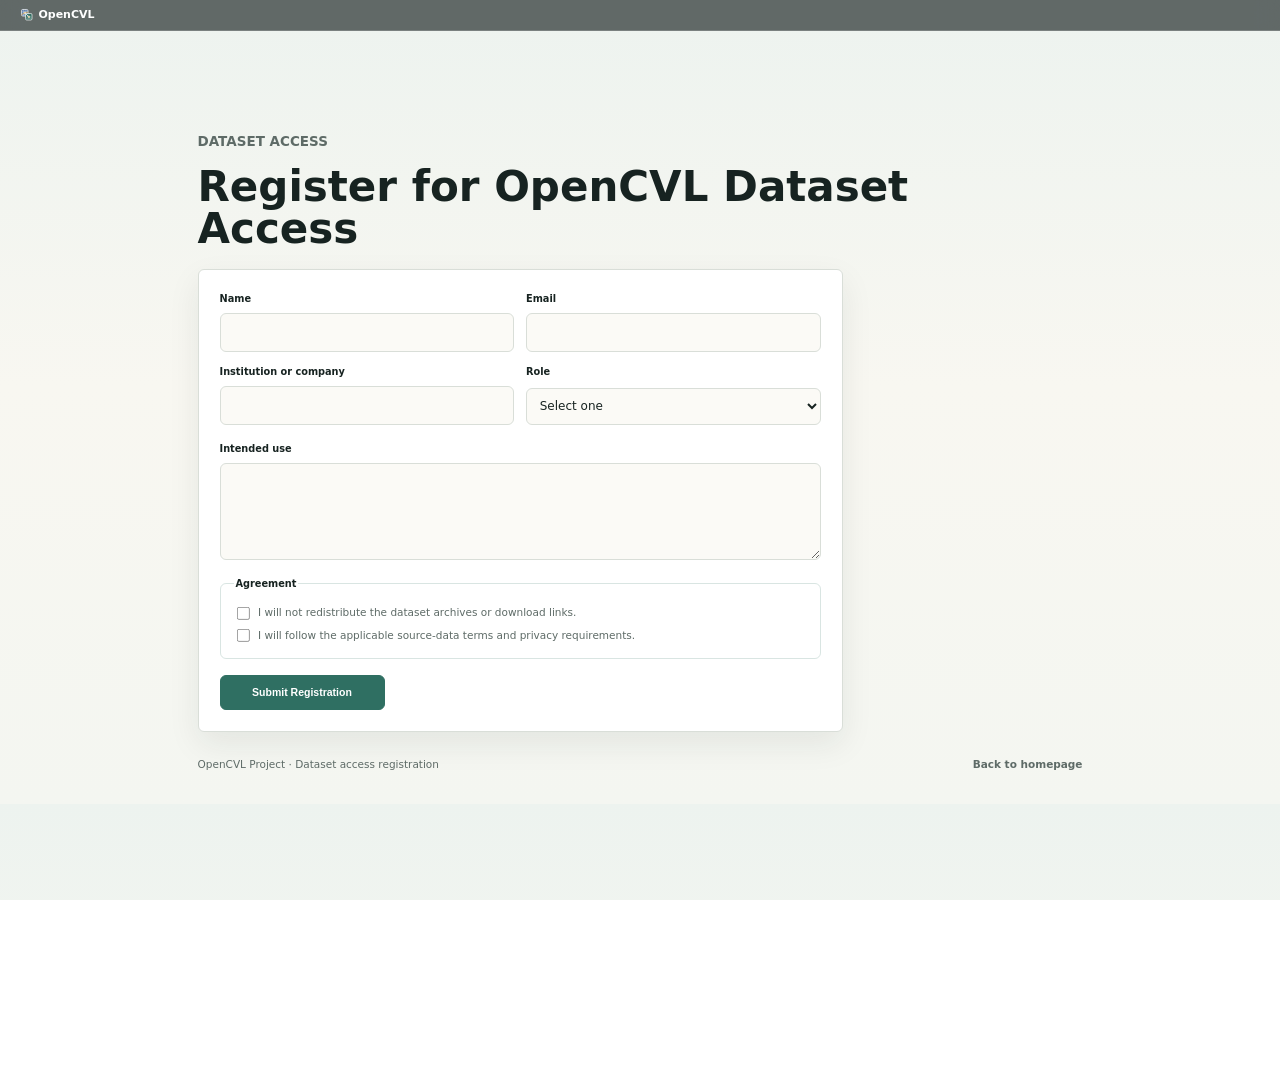
<file: access.html>
<!doctype html>
<html lang="en" class="homepage-scale">
  <head>
    <meta charset="utf-8">
    <meta name="viewport" content="width=device-width, initial-scale=1">
    <meta
      name="description"
      content="Register for OpenCVL full dataset access before continuing to release archives."
    >
    <title>OpenCVL Dataset Access Registration</title>
    <link rel="icon" href="assets/favicon.svg" type="image/svg+xml">
    <link rel="stylesheet" href="styles.css?v=page-scale-75-1">
  </head>
  <body class="download-page access-page">
    <header class="site-header" aria-label="Site header">
      <a class="brand" href="index.html" aria-label="OpenCVL homepage">
        <span class="brand-mark" aria-hidden="true">
          <svg viewBox="0 0 64 64" focusable="false">
            <rect class="logo-aerial" x="7" y="7" width="31" height="31" rx="6"></rect>
            <path class="logo-grid" d="M17 8v29M28 8v29M8 18h29M8 29h29"></path>
            <path class="logo-road" d="M8 32c8-7 15-10 29-12"></path>
            <rect class="logo-ground" x="26" y="26" width="31" height="31" rx="6"></rect>
            <path class="logo-horizon" d="M31 44c7-8 14-8 21 0M31 49h21"></path>
            <path class="logo-link" d="M23 23 42 42"></path>
            <circle class="logo-target" cx="23" cy="23" r="4"></circle>
            <circle class="logo-target" cx="42" cy="42" r="4"></circle>
          </svg>
        </span>
        <span>OpenCVL</span>
      </a>
    </header>

    <main class="download-main access-main">
      <section class="download-intro access-intro" aria-labelledby="access-title">
        <p class="eyebrow">Dataset Access</p>
        <h1 id="access-title">Register for OpenCVL Dataset Access</h1>
      </section>

      <section class="access-gate" data-access-gate aria-label="OpenCVL dataset registration">
        <form
          class="registration-form"
          action="https://docs.google.com/forms/d/e/1FAIpQLSe1JdnsJCciMjfxSVbBFXFThj63oH7a1QcviB4jW8YR4Uzozg/formResponse"
          method="POST"
          target="opencvl-registration-frame"
          data-registration-form
        >
          <div class="form-grid">
            <label>
              <span>Name</span>
              <input name="entry.142047404" type="text" autocomplete="name" required>
            </label>
            <label>
              <span>Email</span>
              <input name="entry.934796110" type="email" autocomplete="email" required>
            </label>
            <label>
              <span>Institution or company</span>
              <input name="entry.1842142439" type="text" autocomplete="organization" required>
            </label>
            <label>
              <span>Role</span>
              <select name="entry.1663997375" required>
                <option value="">Select one</option>
                <option>Student</option>
                <option>Researcher</option>
                <option>Engineer</option>
                <option>Faculty</option>
                <option>Other</option>
              </select>
            </label>
          </div>

          <label>
            <span>Intended use</span>
            <textarea name="entry.1600113948" rows="4" required></textarea>
          </label>

          <fieldset>
            <legend>Agreement</legend>
            <label><input type="checkbox" name="entry.616050900" value="Agreed" required> I will not redistribute the dataset archives or download links.</label>
            <label><input type="checkbox" name="entry.1956475062" value="Agreed" required> I will follow the applicable source-data terms and privacy requirements.</label>
          </fieldset>

          <button class="button button-primary" type="submit">Submit Registration</button>
        </form>
        <iframe
          class="registration-submit-frame"
          name="opencvl-registration-frame"
          title="OpenCVL registration submission"
          hidden
        ></iframe>
      </section>

      <section class="access-confirmation" data-access-confirmation hidden aria-live="polite">
        <p class="eyebrow">Registration Complete</p>
        <h2>You are registered for dataset access.</h2>
        <p>
          This browser remembers your registration, so you can return here and
          continue to the OpenCVL release archive selection page without filling
          the form again.
        </p>
        <div class="download-actions">
          <a class="button button-primary" href="download.html?v=download-buttons-1">Continue to Dataset Downloads</a>
          <button class="button button-secondary" type="button" data-reset-registration>Register Again</button>
        </div>
      </section>
    </main>

    <footer class="site-footer">
      <p>OpenCVL Project &middot; Dataset access registration</p>
      <a href="index.html">Back to homepage</a>
    </footer>

    <script src="script.js?v=google-registration-1"></script>
  </body>
</html>
</file>
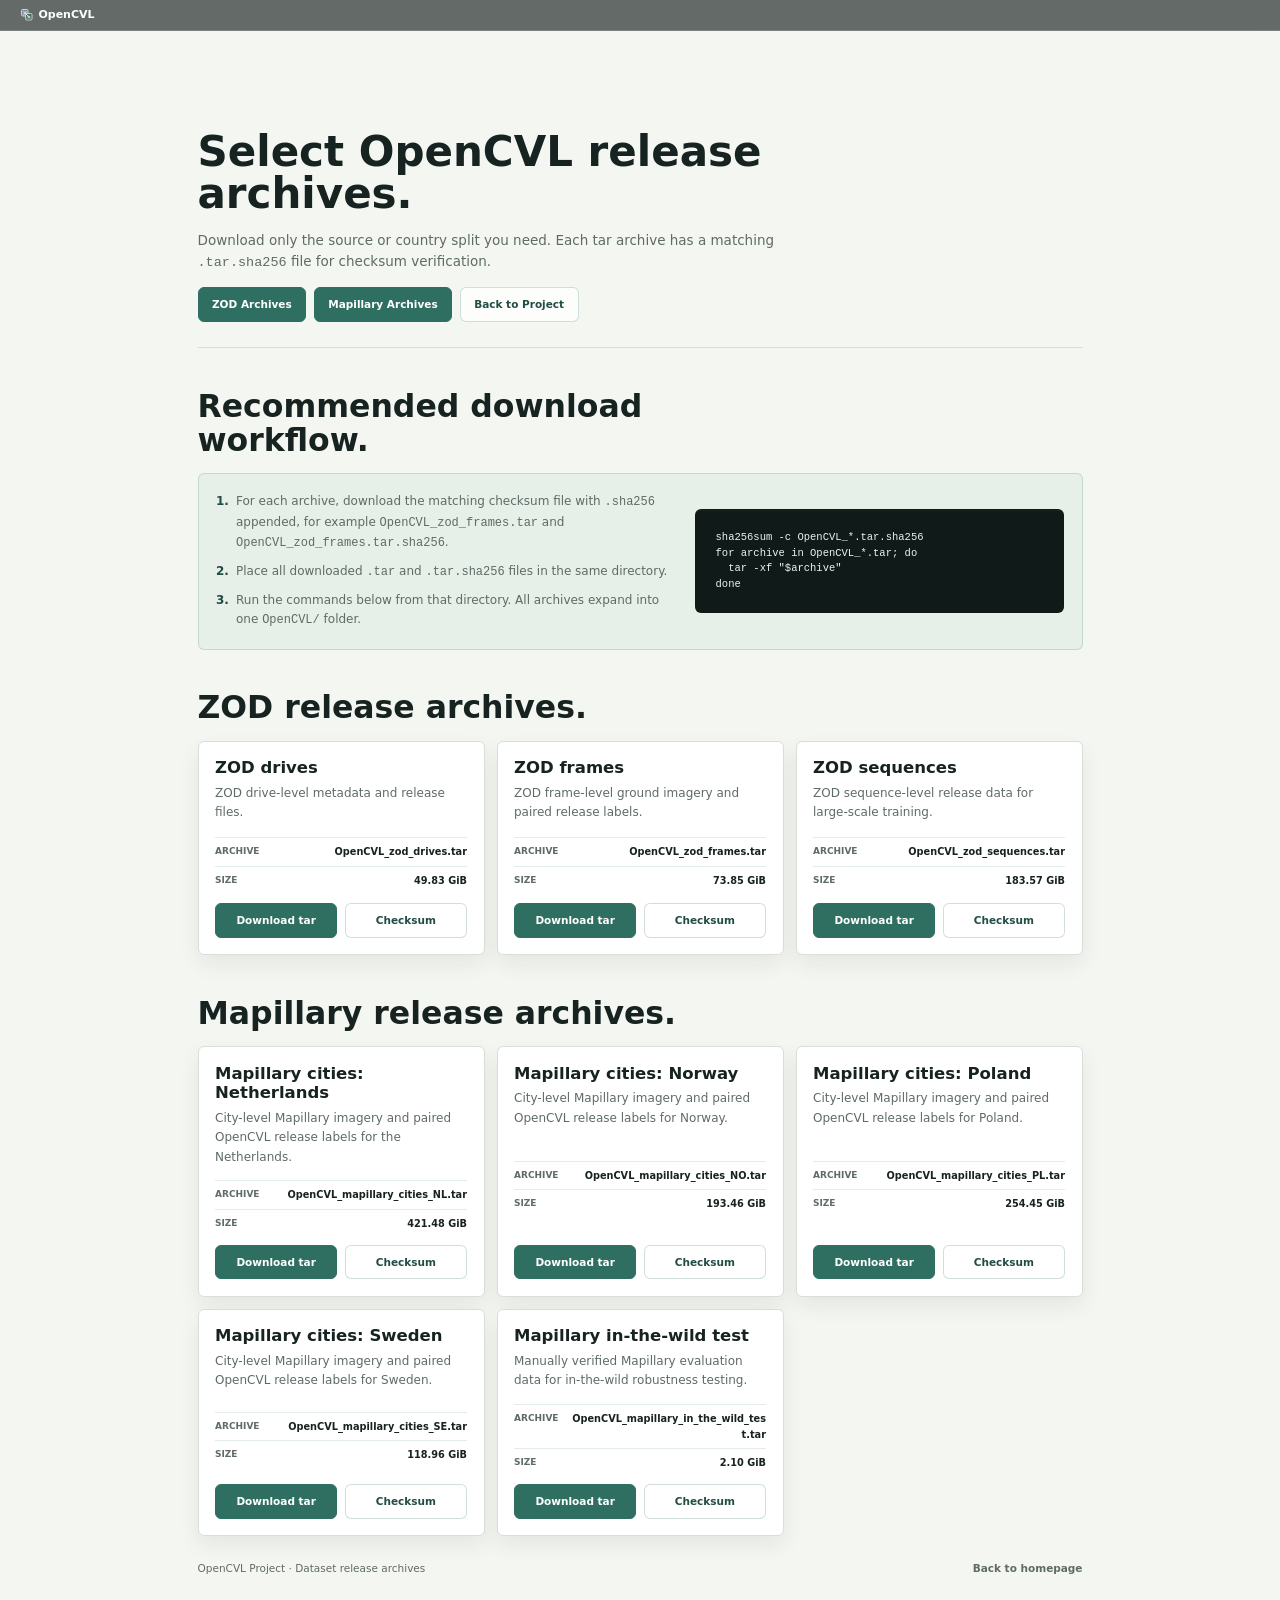
<file: download.html>
<!doctype html>
<html lang="en" class="homepage-scale">
  <head>
    <meta charset="utf-8">
    <meta name="viewport" content="width=device-width, initial-scale=1">
    <meta
      name="description"
      content="Download OpenCVL dataset release archives by source and country."
    >
    <title>OpenCVL Dataset Downloads</title>
    <link rel="icon" href="assets/favicon.svg" type="image/svg+xml">
    <link rel="stylesheet" href="styles.css?v=page-scale-75-2">
  </head>
  <body class="download-page">
    <header class="site-header" aria-label="Site header">
      <a class="brand" href="index.html" aria-label="OpenCVL homepage">
        <span class="brand-mark" aria-hidden="true">
          <svg viewBox="0 0 64 64" focusable="false">
            <rect class="logo-aerial" x="7" y="7" width="31" height="31" rx="6"></rect>
            <path class="logo-grid" d="M17 8v29M28 8v29M8 18h29M8 29h29"></path>
            <path class="logo-road" d="M8 32c8-7 15-10 29-12"></path>
            <rect class="logo-ground" x="26" y="26" width="31" height="31" rx="6"></rect>
            <path class="logo-horizon" d="M31 44c7-8 14-8 21 0M31 49h21"></path>
            <path class="logo-link" d="M23 23 42 42"></path>
            <circle class="logo-target" cx="23" cy="23" r="4"></circle>
            <circle class="logo-target" cx="42" cy="42" r="4"></circle>
          </svg>
        </span>
        <span>OpenCVL</span>
      </a>
    </header>

    <main class="download-main">
      <section class="download-intro" aria-labelledby="download-title">
        <h1 id="download-title">Select OpenCVL release archives.</h1>
        <p>
          Download only the source or country split you need. Each tar archive has
          a matching <code>.tar.sha256</code> file for checksum verification.
        </p>
        <div class="download-actions">
          <a class="button button-primary" href="#zod">ZOD Archives</a>
          <a class="button button-primary" href="#mapillary">Mapillary Archives</a>
          <a class="button button-secondary" href="index.html#access">Back to Project</a>
        </div>
      </section>

      <section class="download-section" aria-labelledby="how-to-download">
        <div class="download-section-heading">
          <h2 id="how-to-download">Recommended download workflow.</h2>
        </div>
        <div class="download-note">
          <ol>
            <li>For each archive, download the matching checksum file with <code>.sha256</code> appended, for example <code>OpenCVL_zod_frames.tar</code> and <code>OpenCVL_zod_frames.tar.sha256</code>.</li>
            <li>Place all downloaded <code>.tar</code> and <code>.tar.sha256</code> files in the same directory.</li>
            <li>Run the commands below from that directory. All archives expand into one <code>OpenCVL/</code> folder.</li>
          </ol>
          <pre><code>sha256sum -c OpenCVL_*.tar.sha256
for archive in OpenCVL_*.tar; do
  tar -xf "$archive"
done</code></pre>
        </div>
      </section>

      <section class="download-section" id="zod" aria-labelledby="zod-title">
        <div class="download-section-heading">
          <h2 id="zod-title">ZOD release archives.</h2>
        </div>
        <div class="download-grid">
          <article class="download-card">
            <div>
              <h3>ZOD drives</h3>
              <p>ZOD drive-level metadata and release files.</p>
            </div>
            <dl>
              <div>
                <dt>Archive</dt>
                <dd>OpenCVL_zod_drives.tar</dd>
              </div>
              <div>
                <dt>Size</dt>
                <dd>49.83 GiB</dd>
              </div>
            </dl>
            <div class="download-links">
              <a class="button button-primary" href="https://datasets.epfl.ch/uniworld/OpenCVL_release/OpenCVL_zod_drives.tar" target="_blank" rel="noopener">Download tar</a>
              <a class="button button-secondary" href="https://datasets.epfl.ch/uniworld/OpenCVL_release/OpenCVL_zod_drives.tar.sha256" target="_blank" rel="noopener">Checksum</a>
            </div>
          </article>
          <article class="download-card">
            <div>
              <h3>ZOD frames</h3>
              <p>ZOD frame-level ground imagery and paired release labels.</p>
            </div>
            <dl>
              <div>
                <dt>Archive</dt>
                <dd>OpenCVL_zod_frames.tar</dd>
              </div>
              <div>
                <dt>Size</dt>
                <dd>73.85 GiB</dd>
              </div>
            </dl>
            <div class="download-links">
              <a class="button button-primary" href="https://datasets.epfl.ch/uniworld/OpenCVL_release/OpenCVL_zod_frames.tar" target="_blank" rel="noopener">Download tar</a>
              <a class="button button-secondary" href="https://datasets.epfl.ch/uniworld/OpenCVL_release/OpenCVL_zod_frames.tar.sha256" target="_blank" rel="noopener">Checksum</a>
            </div>
          </article>
          <article class="download-card">
            <div>
              <h3>ZOD sequences</h3>
              <p>ZOD sequence-level release data for large-scale training.</p>
            </div>
            <dl>
              <div>
                <dt>Archive</dt>
                <dd>OpenCVL_zod_sequences.tar</dd>
              </div>
              <div>
                <dt>Size</dt>
                <dd>183.57 GiB</dd>
              </div>
            </dl>
            <div class="download-links">
              <a class="button button-primary" href="https://datasets.epfl.ch/uniworld/OpenCVL_release/OpenCVL_zod_sequences.tar" target="_blank" rel="noopener">Download tar</a>
              <a class="button button-secondary" href="https://datasets.epfl.ch/uniworld/OpenCVL_release/OpenCVL_zod_sequences.tar.sha256" target="_blank" rel="noopener">Checksum</a>
            </div>
          </article>
        </div>
      </section>

      <section class="download-section" id="mapillary" aria-labelledby="mapillary-title">
        <div class="download-section-heading">
          <h2 id="mapillary-title">Mapillary release archives.</h2>
        </div>
        <div class="download-grid">
          <article class="download-card">
            <div>
              <h3>Mapillary cities: Netherlands</h3>
              <p>City-level Mapillary imagery and paired OpenCVL release labels for the Netherlands.</p>
            </div>
            <dl>
              <div>
                <dt>Archive</dt>
                <dd>OpenCVL_mapillary_cities_NL.tar</dd>
              </div>
              <div>
                <dt>Size</dt>
                <dd>421.48 GiB</dd>
              </div>
            </dl>
            <div class="download-links">
              <a class="button button-primary" href="https://datasets.epfl.ch/uniworld/OpenCVL_release/OpenCVL_mapillary_cities_NL.tar" target="_blank" rel="noopener">Download tar</a>
              <a class="button button-secondary" href="https://datasets.epfl.ch/uniworld/OpenCVL_release/OpenCVL_mapillary_cities_NL.tar.sha256" target="_blank" rel="noopener">Checksum</a>
            </div>
          </article>
          <article class="download-card">
            <div>
              <h3>Mapillary cities: Norway</h3>
              <p>City-level Mapillary imagery and paired OpenCVL release labels for Norway.</p>
            </div>
            <dl>
              <div>
                <dt>Archive</dt>
                <dd>OpenCVL_mapillary_cities_NO.tar</dd>
              </div>
              <div>
                <dt>Size</dt>
                <dd>193.46 GiB</dd>
              </div>
            </dl>
            <div class="download-links">
              <a class="button button-primary" href="https://datasets.epfl.ch/uniworld/OpenCVL_release/OpenCVL_mapillary_cities_NO.tar" target="_blank" rel="noopener">Download tar</a>
              <a class="button button-secondary" href="https://datasets.epfl.ch/uniworld/OpenCVL_release/OpenCVL_mapillary_cities_NO.tar.sha256" target="_blank" rel="noopener">Checksum</a>
            </div>
          </article>
          <article class="download-card">
            <div>
              <h3>Mapillary cities: Poland</h3>
              <p>City-level Mapillary imagery and paired OpenCVL release labels for Poland.</p>
            </div>
            <dl>
              <div>
                <dt>Archive</dt>
                <dd>OpenCVL_mapillary_cities_PL.tar</dd>
              </div>
              <div>
                <dt>Size</dt>
                <dd>254.45 GiB</dd>
              </div>
            </dl>
            <div class="download-links">
              <a class="button button-primary" href="https://datasets.epfl.ch/uniworld/OpenCVL_release/OpenCVL_mapillary_cities_PL.tar" target="_blank" rel="noopener">Download tar</a>
              <a class="button button-secondary" href="https://datasets.epfl.ch/uniworld/OpenCVL_release/OpenCVL_mapillary_cities_PL.tar.sha256" target="_blank" rel="noopener">Checksum</a>
            </div>
          </article>
          <article class="download-card">
            <div>
              <h3>Mapillary cities: Sweden</h3>
              <p>City-level Mapillary imagery and paired OpenCVL release labels for Sweden.</p>
            </div>
            <dl>
              <div>
                <dt>Archive</dt>
                <dd>OpenCVL_mapillary_cities_SE.tar</dd>
              </div>
              <div>
                <dt>Size</dt>
                <dd>118.96 GiB</dd>
              </div>
            </dl>
            <div class="download-links">
              <a class="button button-primary" href="https://datasets.epfl.ch/uniworld/OpenCVL_release/OpenCVL_mapillary_cities_SE.tar" target="_blank" rel="noopener">Download tar</a>
              <a class="button button-secondary" href="https://datasets.epfl.ch/uniworld/OpenCVL_release/OpenCVL_mapillary_cities_SE.tar.sha256" target="_blank" rel="noopener">Checksum</a>
            </div>
          </article>
          <article class="download-card">
            <div>
              <h3>Mapillary in-the-wild test</h3>
              <p>Manually verified Mapillary evaluation data for in-the-wild robustness testing.</p>
            </div>
            <dl>
              <div>
                <dt>Archive</dt>
                <dd>OpenCVL_mapillary_in_the_wild_test.tar</dd>
              </div>
              <div>
                <dt>Size</dt>
                <dd>2.10 GiB</dd>
              </div>
            </dl>
            <div class="download-links">
              <a class="button button-primary" href="https://datasets.epfl.ch/uniworld/OpenCVL_release/OpenCVL_mapillary_in_the_wild_test.tar" target="_blank" rel="noopener">Download tar</a>
              <a class="button button-secondary" href="https://datasets.epfl.ch/uniworld/OpenCVL_release/OpenCVL_mapillary_in_the_wild_test.tar.sha256" target="_blank" rel="noopener">Checksum</a>
            </div>
          </article>
        </div>
      </section>
    </main>

    <footer class="site-footer">
      <p>OpenCVL Project &middot; Dataset release archives</p>
      <a href="index.html">Back to homepage</a>
    </footer>

    <script src="script.js?v=google-registration-1"></script>
  </body>
</html>
</file>
<file: styles.css>
:root {
  color-scheme: light;
  --ink: #172321;
  --muted: #5e6b67;
  --paper: #fbfaf6;
  --surface: #ffffff;
  --line: #d9ded8;
  --forest: #2f6f62;
  --forest-dark: #214d45;
  --water: #5c83bd;
  --gold: #d69b2f;
  --terra: #c76035;
  --shadow: 0 18px 48px rgba(23, 35, 33, 0.15);
}

* {
  box-sizing: border-box;
}

html {
  scroll-behavior: smooth;
}

body {
  margin: 0;
  background: var(--paper);
  color: var(--ink);
  font-family: Inter, ui-sans-serif, system-ui, -apple-system, BlinkMacSystemFont, "Segoe UI", sans-serif;
  font-size: 16px;
  line-height: 1.6;
}

@media (min-width: 941px) {
  html.homepage-scale {
    overflow-x: hidden;
  }

  html.homepage-scale body {
    zoom: 0.75;
  }

  html.homepage-scale .hero {
    min-height: 117.333333svh;
  }

  html.homepage-scale .visual-section {
    padding-inline: max(24px, calc((133.333333vw - 1180px) / 2));
  }
}

section[id] {
  scroll-margin-top: 96px;
}

img {
  display: block;
  max-width: 100%;
}

a {
  color: inherit;
}

button,
a {
  -webkit-tap-highlight-color: transparent;
}

.site-header {
  position: fixed;
  z-index: 20;
  top: 0;
  left: 0;
  right: 0;
  display: flex;
  align-items: center;
  justify-content: flex-start;
  padding: 12px 40px;
  color: #ffffff;
  background: rgba(18, 28, 27, 0.64);
  border-bottom: 1px solid rgba(255, 255, 255, 0.16);
  backdrop-filter: blur(14px);
}

.brand {
  display: inline-flex;
  align-items: center;
  gap: 10px;
  font-weight: 800;
  text-decoration: none;
}

.site-institutes {
  margin-left: auto;
  filter: drop-shadow(0 2px 8px rgba(0, 0, 0, 0.48));
}

.site-institutes img {
  display: block;
  width: auto;
  max-width: 58vw;
  height: auto;
  max-height: 46px;
  object-fit: contain;
}

.brand-mark {
  width: 27px;
  height: 27px;
  display: inline-flex;
  align-items: center;
  justify-content: center;
}

.brand-mark svg {
  width: 100%;
  height: 100%;
  overflow: visible;
}

.logo-aerial,
.logo-ground {
  stroke: rgba(255, 255, 255, 0.92);
  stroke-width: 3.4;
}

.logo-aerial {
  fill: rgba(92, 131, 189, 0.82);
}

.logo-ground {
  fill: rgba(47, 111, 98, 0.9);
}

.logo-grid,
.logo-horizon {
  fill: none;
  stroke: rgba(255, 255, 255, 0.58);
  stroke-linecap: round;
  stroke-width: 2.2;
}

.logo-road {
  fill: none;
  stroke: var(--gold);
  stroke-linecap: round;
  stroke-width: 3.2;
}

.logo-link {
  fill: none;
  stroke: #ffffff;
  stroke-linecap: round;
  stroke-width: 3.6;
}

.logo-target {
  fill: var(--gold);
  stroke: #ffffff;
  stroke-width: 2.8;
}

.hero {
  position: relative;
  isolation: isolate;
  overflow: hidden;
  min-height: 88svh;
  display: grid;
  align-content: end;
  gap: 40px;
  padding: 148px 40px 56px;
  color: #ffffff;
  background: url("assets/img/opencvl-country-aerial-background.jpg?v=4k-amsterdam-east-further-south") center / cover no-repeat;
}

.hero::after {
  content: "";
  position: absolute;
  z-index: 1;
  inset: 0;
  background: linear-gradient(90deg, rgba(10, 18, 17, 0.82) 0%, rgba(10, 18, 17, 0.62) 36%, rgba(10, 18, 17, 0.34) 72%, rgba(10, 18, 17, 0.18) 100%);
  pointer-events: none;
}

.hero-ground-samples {
  position: absolute;
  z-index: 2;
  left: 50%;
  top: 50%;
  width: 100%;
  aspect-ratio: 16 / 9;
  transform: translate(-50%, -50%);
  pointer-events: none;
}

.hero-location-lines {
  position: absolute;
  inset: 0;
  width: 100%;
  height: 100%;
  overflow: visible;
}

.location-line {
  stroke: rgba(241, 255, 250, 0.78);
  stroke-width: 1.4px;
  stroke-linecap: round;
  vector-effect: non-scaling-stroke;
  filter: drop-shadow(0 2px 5px rgba(0, 0, 0, 0.6));
}

.location-dot {
  fill: #f4fff9;
  stroke: rgba(17, 34, 31, 0.78);
  stroke-width: 1.2px;
  vector-effect: non-scaling-stroke;
  filter: drop-shadow(0 2px 5px rgba(0, 0, 0, 0.5));
}

.ground-sample {
  position: absolute;
  left: var(--x);
  top: var(--y);
  width: clamp(92px, 9.6vw, 168px);
  margin: 0;
  opacity: 0;
  transform: translate(-50%, -50%) rotate(var(--r));
  animation: ground-sample-in 560ms ease forwards;
  animation-delay: var(--d);
  filter: saturate(0.94) contrast(1.02) brightness(0.86);
}

.ground-sample img {
  width: 100%;
  aspect-ratio: 4 / 3;
  object-fit: cover;
  border: 2px solid rgba(255, 255, 255, 0.74);
  border-radius: 6px;
  box-shadow: 0 16px 32px rgba(0, 0, 0, 0.36);
}

.ground-sample::after {
  content: "";
  position: absolute;
  inset: 2px;
  border-radius: 4px;
  box-shadow: inset 0 -24px 42px rgba(0, 0, 0, 0.18);
}

@keyframes ground-sample-in {
  from {
    opacity: 0;
    transform: translate(-50%, calc(-50% + 8px)) rotate(var(--r));
  }

  to {
    opacity: 0.78;
    transform: translate(-50%, -50%) rotate(var(--r));
  }
}

.hero-copy,
.hero-stats,
.section,
.site-footer {
  width: min(1180px, calc(100vw - 48px));
  margin-inline: auto;
}

.hero-copy {
  position: relative;
  z-index: 3;
  width: min(1500px, calc(100vw - 72px));
  margin: 0 auto;
  display: grid;
  justify-items: center;
  text-align: center;
  text-shadow: 0 3px 16px rgba(0, 0, 0, 0.58), 0 1px 2px rgba(0, 0, 0, 0.5);
  transform: translateY(-58px);
}

.eyebrow {
  margin: 0 0 12px;
  color: var(--forest);
  font-size: 12px;
  font-weight: 900;
  letter-spacing: 0;
  text-transform: uppercase;
}

.hero .eyebrow {
  color: #cce2dc;
}

h1,
h2,
h3,
p {
  margin-top: 0;
}

h1 {
  max-width: 1500px;
  margin-inline: auto;
  margin-bottom: 22px;
  font-size: 52px;
  line-height: 1.06;
  letter-spacing: 0;
}

.hero-title-line {
  display: block;
  white-space: nowrap;
}

h2 {
  margin-bottom: 18px;
  font-size: 42px;
  line-height: 1.08;
  letter-spacing: 0;
}

h3 {
  margin-bottom: 10px;
  font-size: 22px;
  line-height: 1.2;
  letter-spacing: 0;
}

.hero-conference {
  position: absolute;
  left: 50%;
  top: -132px;
  width: min(1280px, calc(100vw - 80px));
  margin: 0;
  display: grid;
  gap: 14px;
  transform: translateX(-50%);
  color: rgba(255, 255, 255, 0.98);
  font-size: clamp(21px, 1.7vw, 31px);
  font-weight: 900;
  line-height: 1.08;
  text-align: center;
  text-shadow: 0 4px 18px rgba(0, 0, 0, 0.78), 0 1px 3px rgba(0, 0, 0, 0.72);
}

.hero-conference span:first-child {
  font-size: 1.16em;
}

.hero-conference span:last-child {
  color: rgba(255, 255, 255, 0.92);
  font-size: 0.78em;
  font-weight: 780;
}

.hero-conference strong {
  color: #ffffff;
  font-weight: 930;
}

.hero-authors {
  max-width: min(1500px, 100%);
  margin-inline: auto;
  margin-bottom: 14px;
  color: rgba(255, 255, 255, 0.98);
  font-family: Georgia, "Times New Roman", serif;
  font-size: 24px;
  font-weight: 700;
  line-height: 1.38;
  white-space: nowrap;
}

.hero-affiliations {
  max-width: 860px;
  margin-inline: auto;
  margin-bottom: 30px;
  color: rgba(255, 255, 255, 0.9);
  font-family: Georgia, "Times New Roman", serif;
  font-size: 18px;
  font-weight: 650;
  line-height: 1.4;
}

.hero-affiliations span {
  display: block;
}

.hero-affiliations .author-notes {
  margin-top: 2px;
  color: rgba(255, 255, 255, 0.94);
}

.hero-affiliations sup {
  font-size: 0.72em;
  line-height: 0;
}

.hero-authors span {
  white-space: nowrap;
}

.hero-authors sup {
  font-size: 0.62em;
  line-height: 0;
}

.hero-actions,
.access-actions {
  display: flex;
  flex-wrap: wrap;
  gap: 12px;
}

.hero-actions {
  width: min(1120px, 100%);
  justify-content: center;
}

.hero-actions .button {
  flex: 1 1 230px;
  max-width: 280px;
  min-height: 60px;
  font-size: 16px;
  color: #ffffff;
  background: rgba(255, 255, 255, 0.08);
  border-color: rgba(255, 255, 255, 0.42);
  box-shadow: inset 0 1px 0 rgba(255, 255, 255, 0.1), 0 14px 30px rgba(0, 0, 0, 0.18);
  backdrop-filter: blur(6px);
}

.hero-actions .button:hover,
.hero-actions .button:focus-visible {
  background: rgba(255, 255, 255, 0.16);
  border-color: rgba(255, 255, 255, 0.68);
}

.button {
  min-height: 46px;
  display: inline-flex;
  align-items: center;
  justify-content: center;
  padding: 12px 18px;
  border: 1px solid transparent;
  border-radius: 8px;
  font-size: 14px;
  font-weight: 850;
  line-height: 1.2;
  text-decoration: none;
  transition: transform 160ms ease, background-color 160ms ease, border-color 160ms ease;
}

.button:hover,
.button:focus-visible {
  transform: translateY(-1px);
}

.button-primary {
  color: #ffffff;
  background: var(--forest);
  border-color: var(--forest);
}

.button-primary:hover,
.button-primary:focus-visible {
  background: var(--forest-dark);
  border-color: var(--forest-dark);
}

.button-secondary {
  color: #ffffff;
  background: rgba(255, 255, 255, 0.11);
  border-color: rgba(255, 255, 255, 0.36);
}

.access-section .button-secondary {
  color: var(--forest-dark);
  background: var(--surface);
  border-color: var(--line);
}

.download-page .button-secondary {
  color: var(--forest-dark);
  background: rgba(255, 255, 255, 0.78);
  border-color: rgba(47, 111, 98, 0.22);
}

.download-page .button-secondary:hover,
.download-page .button-secondary:focus-visible {
  background: #ffffff;
  border-color: rgba(47, 111, 98, 0.42);
}

.hero-stats {
  position: relative;
  z-index: 3;
  display: grid;
  grid-template-columns: repeat(4, minmax(0, 1fr));
  gap: 1px;
  padding: 0;
}

.hero-stats div {
  min-height: 108px;
  padding: 20px;
  background: rgba(255, 255, 255, 0.16);
  border: 1px solid rgba(255, 255, 255, 0.18);
  backdrop-filter: blur(12px);
}

.hero-stats dt {
  margin-bottom: 4px;
  font-size: 30px;
  font-weight: 900;
  line-height: 1;
}

.hero-stats dd {
  margin: 0;
  color: rgba(255, 255, 255, 0.82);
  font-size: 13px;
  font-weight: 750;
  text-transform: uppercase;
}

/* Keep the desktop hero composed like a single responsive poster. */
@media (min-width: 941px) {
  html.homepage-scale .site-header {
    padding: 0.625vw 2.083333vw;
    font-size: clamp(0.875rem, calc(0.75rem + 0.208333vw), 1.125rem);
  }

  html.homepage-scale .brand {
    gap: 0.520833vw;
  }

  html.homepage-scale .brand-mark {
    width: 1.40625vw;
    height: 1.40625vw;
  }

  html.homepage-scale .site-institutes img {
    max-height: 2.395833vw;
  }

  html.homepage-scale .hero {
    height: max(800px, 53.333333vw);
    min-height: 0;
    gap: 2.083333vw;
    padding: 7.708333vw 2.083333vw 2.916667vw;
  }

  html.homepage-scale .ground-sample {
    width: 8.75vw;
  }

  html.homepage-scale .hero-copy {
    width: min(78.125vw, calc(100vw - 3.75vw));
    transform: translateY(-3.020833vw);
  }

  html.homepage-scale .hero h1 {
    max-width: 78.125vw;
    margin-bottom: 1.145833vw;
    font-size: clamp(3rem, calc(2.4375rem + 0.677083vw), 4rem);
  }

  html.homepage-scale .hero-conference {
    top: -6.875vw;
    width: min(78.125vw, calc(100vw - 4.166667vw));
    gap: 0.729167vw;
    font-size: clamp(1.75rem, calc(1.453125rem + 0.403646vw), 2.375rem);
  }

  html.homepage-scale .hero-authors {
    max-width: min(78.125vw, 100%);
    margin-bottom: 0.729167vw;
    font-size: clamp(1.375rem, calc(1.125rem + 0.3125vw), 1.75rem);
  }

  html.homepage-scale .hero-affiliations {
    max-width: 44.791667vw;
    margin-bottom: 1.5625vw;
    font-size: clamp(1rem, calc(0.84375rem + 0.234375vw), 1.3125rem);
  }

  html.homepage-scale .hero-affiliations .author-notes {
    margin-top: 0.104167vw;
  }

  html.homepage-scale .hero-actions {
    width: min(72.916667vw, 100%);
    gap: 0.625vw;
  }

  html.homepage-scale .hero-actions .button {
    flex-basis: 11.979167vw;
    max-width: 14.583333vw;
    min-height: 3.125vw;
    padding: 0.625vw 0.9375vw;
    font-size: clamp(0.875rem, calc(0.75rem + 0.208333vw), 1.125rem);
  }

  html.homepage-scale .hero-stats {
    width: 61.458333vw;
  }

  html.homepage-scale .hero-stats div {
    min-height: 5.625vw;
    padding: 1.041667vw;
  }

  html.homepage-scale .hero-stats dt {
    margin-bottom: 0.208333vw;
    font-size: clamp(1.75rem, calc(1.40625rem + 0.390625vw), 2.25rem);
  }

  html.homepage-scale .hero-stats dd {
    font-size: clamp(0.75rem, calc(0.609375rem + 0.169271vw), 0.9375rem);
  }
}

@media (min-width: 1500px) {
  html.homepage-scale .hero-conference span:last-child {
    white-space: nowrap;
  }
}

@media (min-width: 941px) and (max-width: 1200px) {
  html.homepage-scale .hero-conference {
    top: -100px;
  }
}

.section {
  padding-block: 88px;
}

.section-heading {
  max-width: 780px;
  margin-bottom: 38px;
}

.section-heading.compact {
  margin-bottom: 26px;
}

.source-heading {
  max-width: none;
}

.source-heading h2 {
  white-space: nowrap;
}

.section-heading p:last-child,
.visual-copy p,
.access-section p {
  color: var(--muted);
}

.feature-grid,
.source-grid {
  display: grid;
  grid-template-columns: repeat(3, minmax(0, 1fr));
  gap: 18px;
}

.feature-card,
.source-card {
  min-height: 248px;
  padding: 24px;
  background: var(--surface);
  border: 1px solid var(--line);
  border-radius: 8px;
  box-shadow: 0 12px 30px rgba(23, 35, 33, 0.06);
}

.source-card {
  display: grid;
  grid-template-rows: auto 1fr auto;
  row-gap: 16px;
}

.feature-card p,
.source-card p {
  margin-bottom: 0;
  color: var(--muted);
}

.video-section {
  padding-top: 0;
}

.video-panel {
  margin: 0;
  overflow: hidden;
  background: #0c1917;
  border: 1px solid rgba(47, 111, 98, 0.18);
  border-radius: 8px;
  box-shadow: var(--shadow);
}

.video-panel video,
.video-panel iframe {
  display: block;
  width: 100%;
  aspect-ratio: 16 / 9;
  background: #0c1917;
  border: 0;
}

.source-video {
  margin-bottom: 28px;
}

.visual-section {
  width: 100%;
  max-width: none;
  display: grid;
  grid-template-columns: minmax(0, 1.08fr) minmax(380px, 0.72fr);
  grid-template-areas:
    "media copy"
    "stats stats";
  gap: 42px 42px;
  align-items: start;
  padding: 76px max(24px, calc((100vw - 1180px) / 2));
  background: #edf3ef;
}

.media-panel {
  grid-area: media;
  align-self: start;
  overflow: hidden;
  border: 1px solid rgba(47, 111, 98, 0.18);
  border-radius: 8px;
  background: #ffffff;
  box-shadow: var(--shadow);
}

.media-panel img {
  display: block;
  width: 100%;
  height: auto;
  object-fit: contain;
}

.visual-copy {
  grid-area: copy;
  max-width: 520px;
}

.visual-copy > p:not(.eyebrow) {
  max-width: 520px;
}

.visual-copy h2 {
  margin-bottom: 18px;
}

.country-bars {
  display: grid;
  gap: 14px;
  margin-top: 28px;
}

.country-grid {
  grid-area: stats;
  display: grid;
  grid-template-columns: repeat(4, minmax(0, 1fr));
  gap: 14px;
  margin-top: 0;
}

.country-card {
  min-height: 198px;
  padding: 20px;
  background: rgba(255, 255, 255, 0.74);
  border: 1px solid rgba(47, 111, 98, 0.18);
  border-radius: 8px;
}

.country-card span,
.country-card small {
  display: block;
  color: var(--muted);
}

.country-card span {
  margin-bottom: 8px;
  font-size: 12px;
  font-weight: 900;
  text-transform: uppercase;
}

.country-card strong {
  display: block;
  color: var(--forest-dark);
  font-size: 30px;
  line-height: 1.1;
}

.country-card small {
  margin-top: 4px;
  font-size: 13px;
  line-height: 1.35;
}

.country-card dl {
  display: grid;
  gap: 7px;
  margin: 14px 0 0;
}

.country-card dl div {
  display: flex;
  align-items: baseline;
  justify-content: space-between;
  gap: 16px;
  padding-top: 8px;
  border-top: 1px solid rgba(47, 111, 98, 0.14);
}

.country-card dt,
.country-card dd {
  margin: 0;
}

.country-card dt {
  color: var(--muted);
  font-size: 12px;
  font-weight: 900;
  text-transform: uppercase;
}

.country-card dd {
  color: var(--ink);
  font-size: 14px;
  font-weight: 850;
  text-align: right;
  overflow-wrap: anywhere;
}

.country-row {
  display: grid;
  grid-template-columns: 116px 1fr 84px;
  gap: 12px;
  align-items: center;
  font-size: 14px;
  font-weight: 800;
}

meter {
  width: 100%;
  height: 12px;
}

meter::-webkit-meter-bar {
  background: #d8e1df;
  border: 0;
  border-radius: 4px;
}

meter::-webkit-meter-optimum-value {
  background: linear-gradient(90deg, var(--water), var(--forest), var(--gold));
  border-radius: 4px;
}

meter::-moz-meter-bar {
  background: var(--forest);
  border-radius: 4px;
}

.source-card strong {
  display: block;
  color: var(--forest-dark);
  font-size: 21px;
}

.sample-strip {
  margin: 32px 0 0;
}

.sample-strip img {
  width: 100%;
  border: 1px solid var(--line);
  border-radius: 8px;
}

figcaption {
  margin-top: 12px;
  color: var(--muted);
  font-size: 14px;
}

.split-section {
  border-block: 1px solid var(--line);
}

.split-layout {
  display: grid;
  grid-template-columns: 260px minmax(0, 1fr);
  gap: 28px;
  align-items: start;
}

.split-tabs {
  display: grid;
  gap: 8px;
}

.split-tab,
.copy-button {
  min-height: 44px;
  padding: 10px 14px;
  color: var(--ink);
  background: var(--surface);
  border: 1px solid var(--line);
  border-radius: 8px;
  cursor: pointer;
  font: inherit;
  font-size: 14px;
  font-weight: 850;
  text-align: left;
}

.split-tab.is-active {
  color: #ffffff;
  background: var(--forest);
  border-color: var(--forest);
}

.split-panel {
  min-height: 350px;
  padding: 30px;
  background: var(--surface);
  border: 1px solid var(--line);
  border-radius: 8px;
  box-shadow: 0 12px 30px rgba(23, 35, 33, 0.06);
}

.panel-label {
  margin-bottom: 8px;
  color: var(--terra);
  font-size: 12px;
  font-weight: 900;
  text-transform: uppercase;
}

.split-panel dl {
  display: grid;
  grid-template-columns: repeat(2, minmax(0, 1fr));
  gap: 12px;
  margin: 26px 0 0;
}

.split-panel dl div {
  padding: 16px;
  background: #f3f6f2;
  border-radius: 8px;
}

.split-panel dt {
  color: var(--muted);
  font-size: 12px;
  font-weight: 900;
  text-transform: uppercase;
}

.split-panel dd {
  margin: 5px 0 0;
  font-weight: 850;
}

.access-section {
  display: grid;
  grid-template-columns: minmax(0, 1fr) minmax(360px, 440px);
  gap: 32px;
  align-items: center;
  background: #e6efe8;
  border: 1px solid rgba(47, 111, 98, 0.18);
  border-radius: 8px;
  padding: 36px;
}

.access-section h2 {
  max-width: 760px;
}

.access-section p {
  max-width: 720px;
  margin-bottom: 0;
}

.access-actions {
  display: grid;
  grid-template-columns: repeat(2, minmax(0, 1fr));
  gap: 12px;
}

.access-actions .button {
  width: 100%;
  min-height: 54px;
  color: var(--forest-dark);
  background: rgba(255, 255, 255, 0.7);
  border-color: rgba(47, 111, 98, 0.2);
}

.access-actions .button:hover,
.access-actions .button:focus-visible {
  background: #ffffff;
  border-color: rgba(47, 111, 98, 0.42);
}

.access-actions .is-disabled {
  cursor: not-allowed;
  opacity: 0.74;
}

.access-card {
  display: grid;
  gap: 8px;
}

.access-card span:not(.button) {
  color: var(--muted);
  font-size: 13px;
  line-height: 1.35;
}

.download-page {
  background: #f4f6f1;
}

.access-page {
  background: linear-gradient(180deg, #edf3ef 0%, #f8f7f1 48%, #f4f6f1 100%);
}

.download-main {
  width: min(1180px, calc(100% - 48px));
  margin: 0 auto;
  padding-top: 126px;
}

.download-page .site-footer {
  width: min(1180px, calc(100% - 48px));
  margin: 0 auto;
}

.download-intro {
  display: grid;
  gap: 18px;
  padding: 48px 0 34px;
  border-bottom: 1px solid var(--line);
}

.download-intro h1 {
  max-width: 980px;
  margin: 0;
  color: var(--ink);
  font-size: 56px;
  line-height: 1.02;
}

.download-intro p {
  max-width: 820px;
  margin: 0;
  color: var(--muted);
  font-size: 18px;
}

.access-intro {
  padding-bottom: 24px;
  border-bottom: 0;
}

.download-actions,
.download-links {
  display: flex;
  flex-wrap: wrap;
  gap: 10px;
}

.access-gate {
  display: grid;
  max-width: 860px;
}

.registration-form,
.access-confirmation {
  background: var(--surface);
  border: 1px solid var(--line);
  border-radius: 8px;
  box-shadow: 0 16px 42px rgba(23, 35, 33, 0.08);
}

.registration-form {
  display: grid;
  gap: 22px;
  padding: 28px;
}

.form-grid {
  display: grid;
  grid-template-columns: repeat(2, minmax(0, 1fr));
  gap: 16px;
}

.registration-form label,
.registration-form fieldset {
  display: grid;
  gap: 8px;
}

.registration-form label span,
.registration-form legend {
  color: var(--ink);
  font-size: 13px;
  font-weight: 900;
}

.registration-form input[type="text"],
.registration-form input[type="email"],
.registration-form select,
.registration-form textarea {
  width: 100%;
  min-height: 46px;
  padding: 12px 13px;
  color: var(--ink);
  background: #fbfaf6;
  border: 1px solid var(--line);
  border-radius: 8px;
  font: inherit;
}

.registration-form textarea {
  resize: vertical;
}

.registration-form input:focus,
.registration-form select:focus,
.registration-form textarea:focus {
  outline: 3px solid rgba(92, 131, 189, 0.2);
  border-color: var(--water);
}

.registration-form fieldset {
  margin: 0;
  padding: 18px;
  border: 1px solid rgba(47, 111, 98, 0.18);
  border-radius: 8px;
}

.registration-form fieldset label {
  grid-template-columns: auto minmax(0, 1fr);
  align-items: start;
  color: var(--muted);
  font-size: 14px;
  line-height: 1.45;
}

.registration-form input[type="checkbox"] {
  width: 17px;
  height: 17px;
  margin-top: 2px;
  accent-color: var(--forest);
}

.registration-form .button {
  width: fit-content;
  min-width: 220px;
}

.access-confirmation {
  display: grid;
  gap: 12px;
  max-width: 860px;
  margin-top: 28px;
  padding: 26px;
  background: #e6efe8;
  border-color: rgba(47, 111, 98, 0.2);
}

.access-confirmation[hidden] {
  display: none;
}

.access-confirmation h2,
.access-confirmation p {
  margin: 0;
}

.access-confirmation .button {
  width: fit-content;
  margin-top: 8px;
}

.download-section {
  padding: 54px 0 0;
}

.download-section-heading {
  display: grid;
  gap: 8px;
  margin-bottom: 22px;
}

.download-section-heading h2 {
  max-width: 820px;
  margin-bottom: 0;
}

.download-note {
  display: grid;
  grid-template-columns: minmax(0, 0.9fr) minmax(420px, 0.72fr);
  gap: 24px;
  align-items: center;
  padding: 24px;
  background: #e6efe8;
  border: 1px solid rgba(47, 111, 98, 0.18);
  border-radius: 8px;
}

.download-note ol {
  display: grid;
  gap: 12px;
  margin: 0;
  padding-left: 22px;
  color: var(--muted);
}

.download-note li {
  padding-left: 4px;
}

.download-note li::marker {
  color: var(--forest-dark);
  font-weight: 900;
}

.download-note pre {
  background: #101a18;
  border: 1px solid rgba(16, 26, 24, 0.3);
  border-radius: 8px;
  box-shadow: inset 0 1px 0 rgba(255, 255, 255, 0.06);
}

.download-grid {
  display: grid;
  grid-template-columns: repeat(3, minmax(0, 1fr));
  gap: 16px;
}

.download-card {
  min-height: 286px;
  display: grid;
  align-content: space-between;
  gap: 18px;
  padding: 22px;
  background: var(--surface);
  border: 1px solid var(--line);
  border-radius: 8px;
  box-shadow: 0 12px 28px rgba(23, 35, 33, 0.07);
}

.download-card.is-pending {
  background: rgba(255, 255, 255, 0.66);
  box-shadow: none;
}

.download-card h3 {
  margin: 0 0 8px;
  font-size: 22px;
}

.download-card p {
  margin: 0;
  color: var(--muted);
}

.download-card dl {
  display: grid;
  gap: 8px;
  margin: 0;
}

.download-card dl div {
  display: flex;
  justify-content: space-between;
  gap: 14px;
  padding-top: 8px;
  border-top: 1px solid rgba(47, 111, 98, 0.13);
}

.download-card dt,
.download-card dd {
  margin: 0;
}

.download-card dt {
  color: var(--muted);
  font-size: 12px;
  font-weight: 900;
  text-transform: uppercase;
}

.download-card dd {
  color: var(--ink);
  font-size: 13px;
  font-weight: 800;
  text-align: right;
  overflow-wrap: anywhere;
}

.download-links .button {
  flex: 1 1 128px;
}

.status-pill {
  width: fit-content;
  display: inline-flex;
  align-items: center;
  min-height: 26px;
  padding: 4px 9px;
  color: var(--forest-dark);
  background: #e7f2ef;
  border: 1px solid rgba(47, 111, 98, 0.2);
  border-radius: 999px;
  font-size: 12px;
  font-weight: 900;
  line-height: 1;
  text-transform: uppercase;
}

.status-pill.is-ready {
  color: #ffffff;
  background: var(--forest);
}

.status-pill.is-uploading {
  color: #7f4a12;
  background: #fff1d8;
  border-color: rgba(214, 155, 47, 0.34);
}

.status-pill.is-preparing {
  color: var(--forest-dark);
  background: #edf3ef;
}

.citation-box {
  position: relative;
  background: #111c1a;
  border-radius: 8px;
  overflow: hidden;
}

pre {
  margin: 0;
  padding: 26px;
  overflow-x: auto;
  color: #eaf4ef;
  font-size: 14px;
  line-height: 1.5;
  white-space: pre-wrap;
  overflow-wrap: anywhere;
}

.copy-button {
  position: absolute;
  top: 14px;
  right: 14px;
  color: #ffffff;
  background: rgba(255, 255, 255, 0.12);
  border-color: rgba(255, 255, 255, 0.26);
  text-align: center;
}

.site-footer {
  display: flex;
  align-items: center;
  justify-content: space-between;
  gap: 24px;
  padding: 32px 0 42px;
  color: var(--muted);
  font-size: 14px;
}

.site-footer p {
  margin: 0;
}

.site-footer a {
  font-weight: 800;
  text-decoration: none;
}

@media (max-width: 940px) {
  .site-header {
    padding: 14px 24px;
  }

  .hero {
    min-height: 82svh;
    padding: 128px 24px 38px;
  }

  .ground-sample {
    width: clamp(72px, 14vw, 126px);
  }

  .hero-copy,
  .hero-stats,
  .section,
  .site-footer {
    width: min(100% - 32px, 760px);
  }

  .hero-copy,
  .hero-stats {
    width: 100%;
  }

  .hero-copy {
    transform: translateY(-20px);
  }

  h1 {
    font-size: 44px;
  }

  .hero-title-line {
    white-space: normal;
  }

  h2 {
    font-size: 34px;
  }

  .hero-conference {
    position: static;
    top: auto;
    width: 100%;
    margin-bottom: 26px;
    transform: none;
    font-size: 18px;
  }

  .hero-authors {
    max-width: min(100%, 1500px);
    font-size: clamp(14px, 1.7vw, 22px);
    white-space: nowrap;
  }

  .hero-affiliations {
    max-width: 720px;
    font-size: 17px;
  }

  .hero-stats,
  .feature-grid,
  .source-grid,
  .download-grid {
    grid-template-columns: repeat(2, minmax(0, 1fr));
  }

  .visual-section {
    grid-template-columns: 1fr;
    grid-template-areas:
      "copy"
      "media"
      "stats";
    padding: 72px 0;
  }

  .media-panel {
    margin-top: 0;
  }

  .visual-copy {
    max-width: none;
  }

  .source-heading h2 {
    white-space: normal;
  }

  .split-layout,
  .download-note,
  .access-section {
    grid-template-columns: 1fr;
  }

  .split-tabs {
    grid-template-columns: repeat(5, minmax(112px, 1fr));
    overflow-x: auto;
    padding-bottom: 4px;
  }

  .access-actions {
    justify-content: flex-start;
  }
}

@media (max-width: 760px) {
  .country-grid {
    grid-template-columns: repeat(2, minmax(0, 1fr));
  }
}

@media (max-width: 640px) {
  body {
    font-size: 15px;
  }

  .hero {
    min-height: 76svh;
    gap: 22px;
    padding-left: 12px;
    padding-right: 12px;
    padding-top: 130px;
    padding-bottom: 24px;
  }

  .ground-sample {
    width: 66px;
  }

  h1 {
    font-size: 25px;
  }

  .download-intro h1 {
    font-size: 38px;
  }

  .hero-copy,
  .hero-stats,
  .section,
  .site-footer {
    width: min(100%, 760px);
  }

  .hero-copy {
    transform: translateY(-8px);
  }

  .hero-title-line {
    white-space: nowrap;
  }

  h2 {
    font-size: 29px;
  }

  h3 {
    font-size: 20px;
  }

  .button {
    width: 100%;
  }

  .hero-actions {
    width: min(100%, 470px);
    display: grid;
    grid-template-columns: repeat(2, minmax(0, 1fr));
  }

  .hero-actions .button {
    max-width: none;
    width: auto;
  }

  .feature-grid,
  .source-grid,
  .download-grid,
  .form-grid,
  .split-panel dl {
    grid-template-columns: 1fr;
  }

  .hero-stats {
    grid-template-columns: repeat(2, minmax(0, 1fr));
  }

  .hero-conference {
    width: 100%;
    margin-bottom: 22px;
    font-size: 14px;
  }

  .hero-authors {
    font-size: clamp(13px, 2.25vw, 20px);
  }

  .hero-affiliations {
    font-size: 16px;
  }

  .hero-stats div {
    min-height: 88px;
    padding: 15px;
  }

  .hero-stats dt {
    font-size: 24px;
  }

  .hero-stats dd {
    font-size: 11px;
  }

  .section {
    padding-block: 62px;
  }

  .feature-card,
  .source-card {
    min-height: auto;
  }

  .country-row {
    grid-template-columns: 1fr;
    gap: 6px;
  }

  .country-row strong {
    color: var(--muted);
  }

  .media-panel img {
    min-height: 250px;
  }

  .split-panel,
  .access-section {
    padding: 22px;
  }

  pre {
    padding: 78px 18px 20px;
    font-size: 12px;
  }

  .download-note pre {
    padding: 20px;
  }

  .registration-form,
  .access-confirmation {
    padding: 22px;
  }

  .registration-form .button,
  .access-confirmation .button {
    width: 100%;
  }

  .site-footer {
    flex-direction: column;
    align-items: flex-start;
  }
}

@media (max-width: 520px) {
  .hero-title-line {
    white-space: normal;
  }

  .hero-authors {
    white-space: normal;
  }

  .country-grid,
  .download-grid,
  .access-actions {
    grid-template-columns: 1fr;
  }

  .download-main {
    width: min(100% - 28px, 760px);
    padding-top: 104px;
  }

  .download-page .site-footer {
    width: min(100% - 28px, 760px);
  }

  .download-card {
    min-height: auto;
  }
}
</file>
